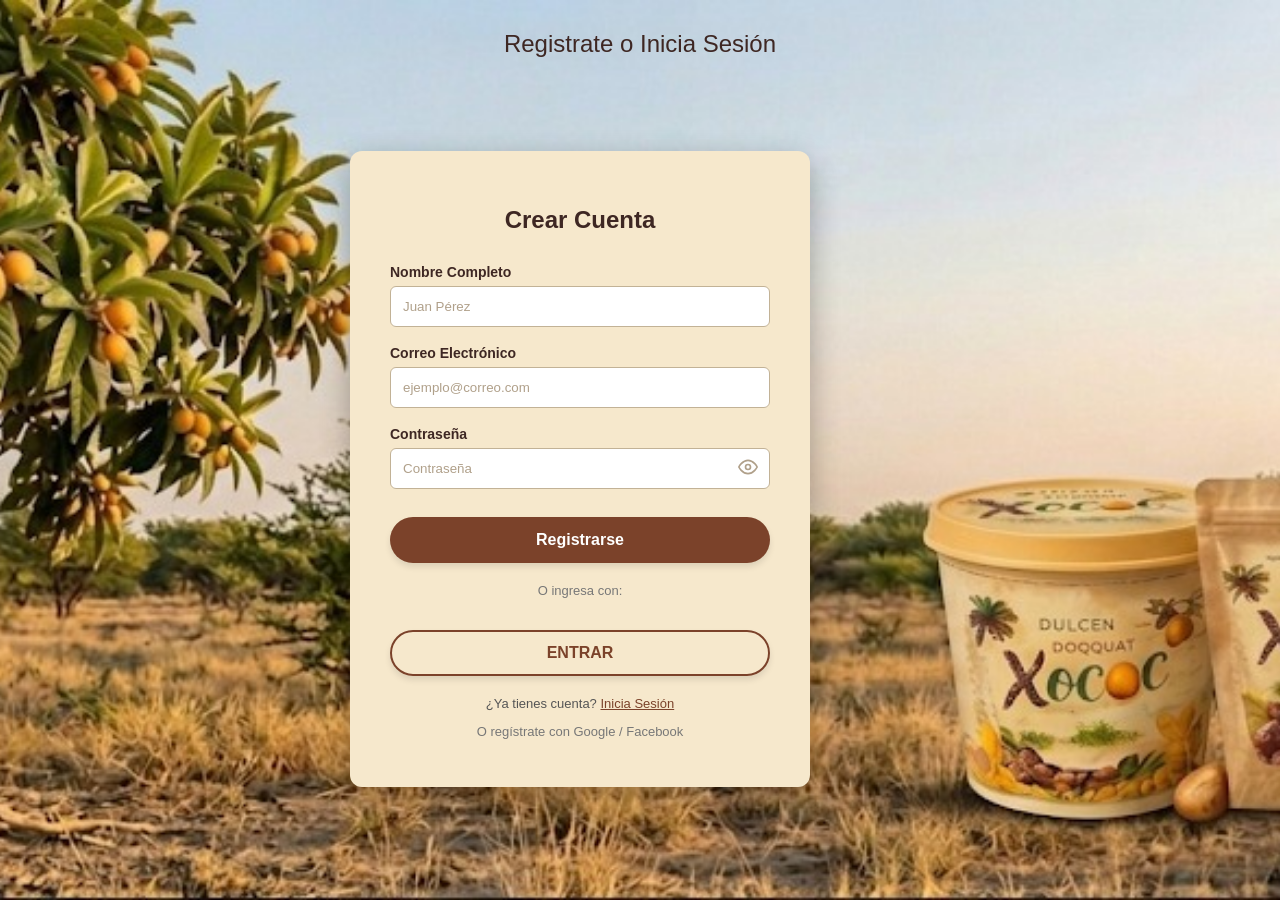
<file: index.html>
<!DOCTYPE html>
<html lang="es">
<head>
    <meta charset="UTF-8">
    <title>Xococ - Crear Cuenta e Iniciar Sesión</title>
    <meta name="viewport" content="width=device-width, initial-scale=1.0">
    <link rel="stylesheet" href="estilo.css">
</head>
<body>

    <div class="background-container">

        <header class="page-header">
            <h1 class="header-text">Registrate o Inicia Sesión</h1>
        </header>

        <div class="content-wrapper">
            
            <section class="login-card">
                <h2>Crear Cuenta</h2>
                
                <form>
                    <div class="input-group">
                        <label>Nombre Completo</label>
                        <input type="text" placeholder="Juan Pérez">
                    </div>

                    <div class="input-group">
                        <label>Correo Electrónico</label>
                        <input type="email" placeholder="ejemplo@correo.com">
                    </div>

                    <div class="input-group password-group">
                        <label>Contraseña</label>
                        <input type="password" placeholder="Contraseña">
                        <span class="password-toggle">
                            <svg xmlns="http://www.w3.org/2000/svg" width="20" height="20" viewBox="0 0 24 24" fill="none" stroke="currentColor" stroke-width="2" stroke-linecap="round" stroke-linejoin="round"><path d="M1 12s4-8 11-8 11 8 11 8-4 8-11 8-11-8-11-8z"></path><circle cx="12" cy="12" r="3"></circle></svg>
                        </span>
                    </div>

                    <button type="submit" class="btn-register">Registrarse</button>
                    
                    <p class="divider">O ingresa con:</p>
                    
                    <button type="button" id="btnEntrar" class="btn-login">ENTRAR</button>
                    
                    <div class="form-footer-links">
                        <p class="account-check">¿Ya tienes cuenta? <a href="#">Inicia Sesión</a></p>
                        <p class="social-login">O regístrate con Google / Facebook</p>
                    </div>
                </form>
            </section>

            <div class="spacer-right"></div>
            
        </div>

    </div>
<script>
    // Localizamos el botón por su ID
    const botonEntrar = document.getElementById('btnEntrar');

    // Agregamos la acción de clic
    botonEntrar.addEventListener('click', function() {
        // Esta línea es la que hace el enlace. 
        // Cámbiala por el nombre exacto de tu archivo principal (ej: principal.html)
        window.location.href = 'principal.html'; 
    });
</script>
</body>
</html>
</file>
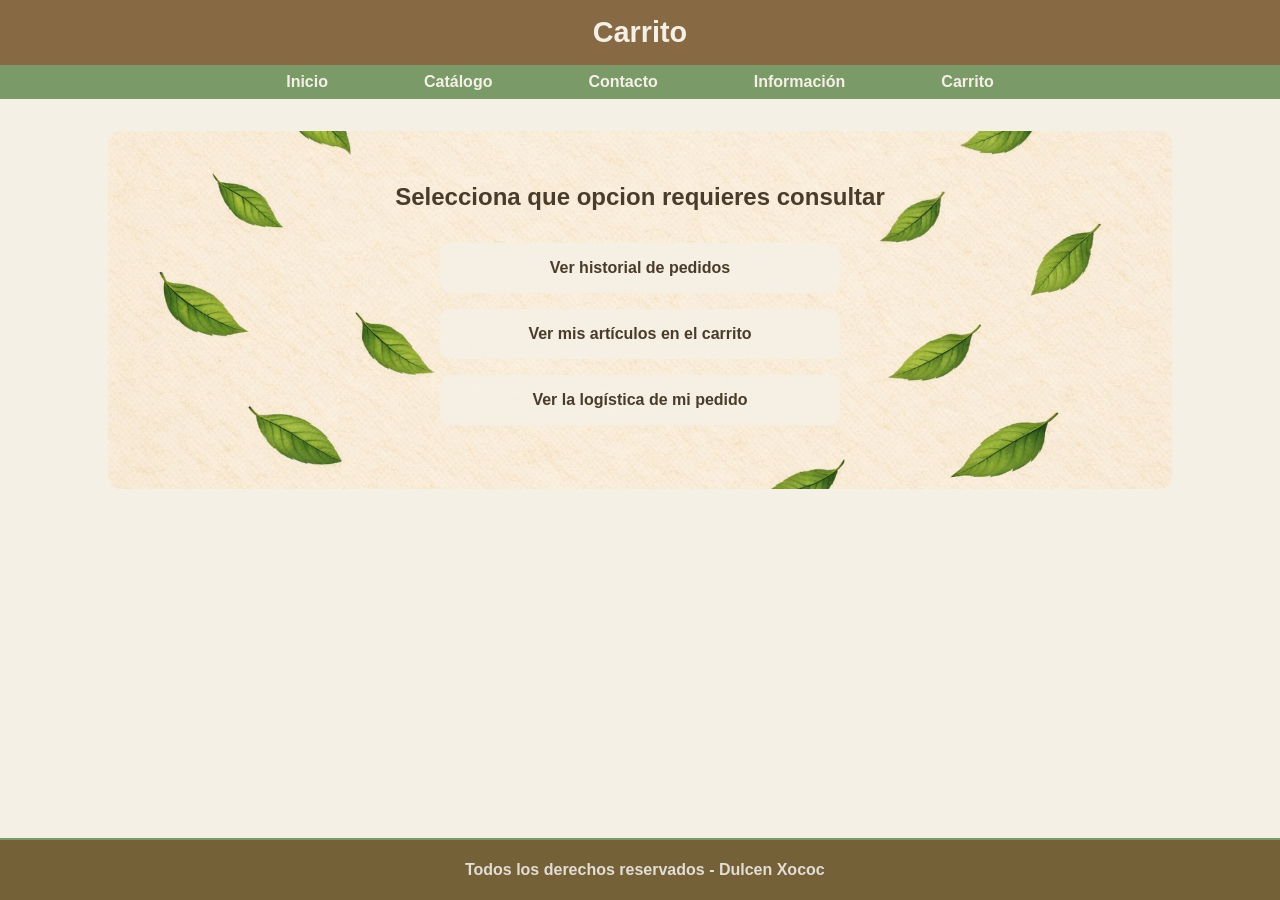
<file: carrito.html>
<!DOCTYPE html>
<html lang="es">
<head>
  <meta charset="UTF-8">
  <title>Carrito - Dulcen Xococ</title>
  <meta name="viewport" content="width=device-width, initial-scale=1.0">
  <link rel="stylesheet" href="estilosGen.css">
  <link rel="stylesheet" href="estiloscar.css">
</head>
<body>
  <header>
    <h1>Carrito</h1>
  </header>

  <nav>
    <ul>
      <li><a href="principal.html">Inicio</a></li>
      <li><a href="catalogo.html">Catálogo</a></li>
      <li><a href="contacto.html">Contacto</a></li>
      <li><a href="informacion.html">Información</a></li>
      <li><a href="carrito.html">Carrito</a></li>
    </ul>
  </nav>

  <main class="carrito">
    <h2>Selecciona que opcion requieres consultar</h2>
    <div class="opciones">
      <a href="historial.html">Ver historial de pedidos</a>
      <a href="micarrito.html">Ver mis artículos en el carrito</a>
      <a href="mipedido.html">Ver la logística de mi pedido</a>
    </div>
  </main>

  <footer>
    <p>Todos los derechos reservados - Dulcen Xococ</p>
  </footer>
</body>
</html>
</file>
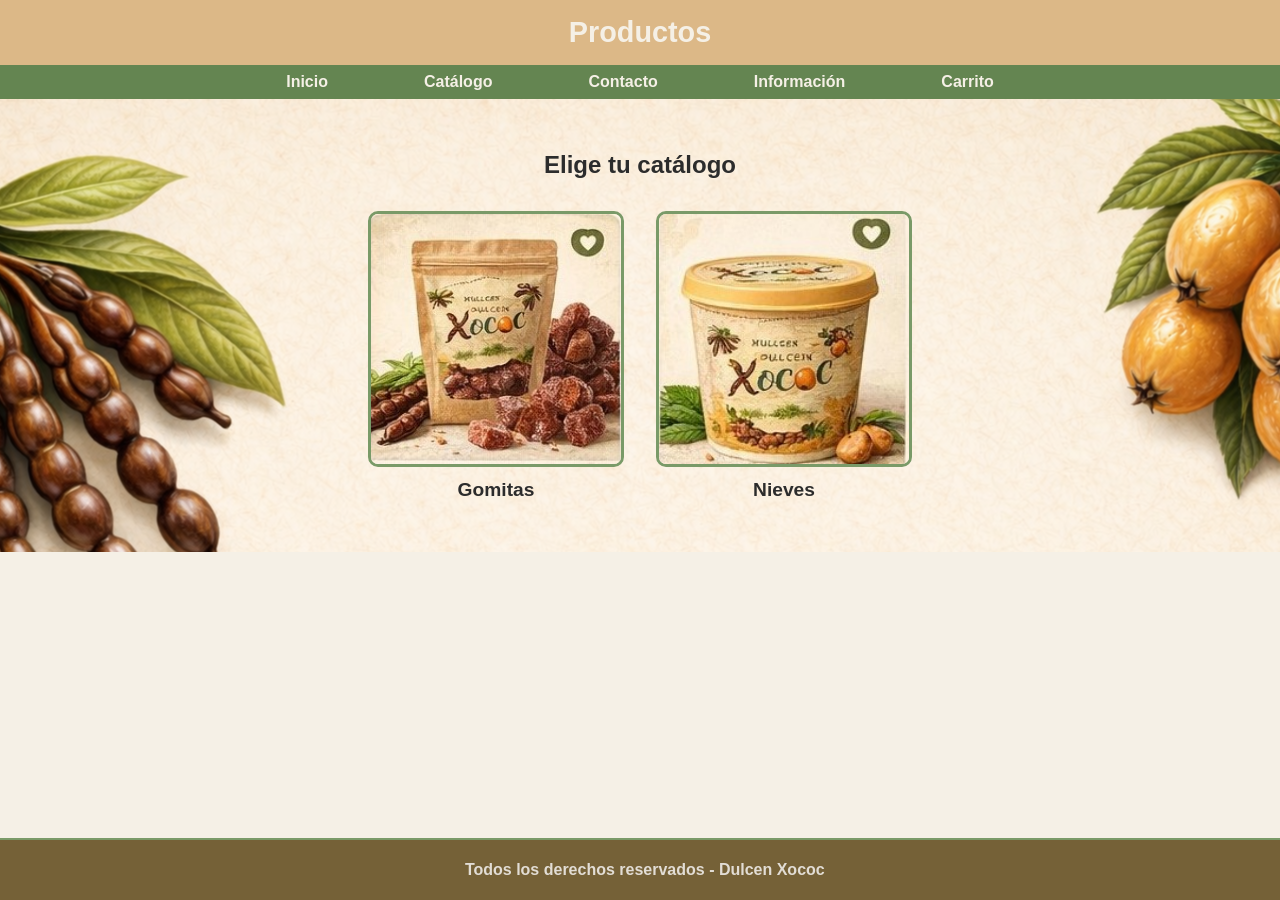
<file: catalogo.html>
<!DOCTYPE html>
<html lang="es">
<head>
  <meta charset="UTF-8">
  <title>Catálogo - Dulcen Xococ</title>
  <meta name="viewport" content="width=device-width, initial-scale=1.0">
  <link rel="stylesheet" href="estilosGen.css">
  <link rel="stylesheet" href="estiloscat.css">
</head>
<body>
  <header>
    <h1>Productos</h1>
  </header>

  <nav>
    <ul>
      <li><a href="principal.html">Inicio</a></li>
      <li><a href="catalogo.html">Catálogo</a></li>
      <li><a href="contacto.html">Contacto</a></li>
      <li><a href="informacion.html">Información</a></li>
      <li><a href="carrito.html">Carrito</a></li>
    </ul>
  </nav>

  <main>
    <h2>Elige tu catálogo</h2>
    <div class="opciones">
      <a href="gomitas.html">
        <img src="imagenes/gomiprueba.jpeg" alt="Catálogo Gomitas">
        <p>Gomitas</p>
      </a>
      <a href="nieves.html">
        <img src="imagenes/nievepruebas.jpeg" alt="Catálogo Nieves">
        <p>Nieves</p>
      </a>
    </div>
  </main>

  <footer>
    <p>Todos los derechos reservados - Dulcen Xococ</p>
  </footer>
</body>
</html>
</file>
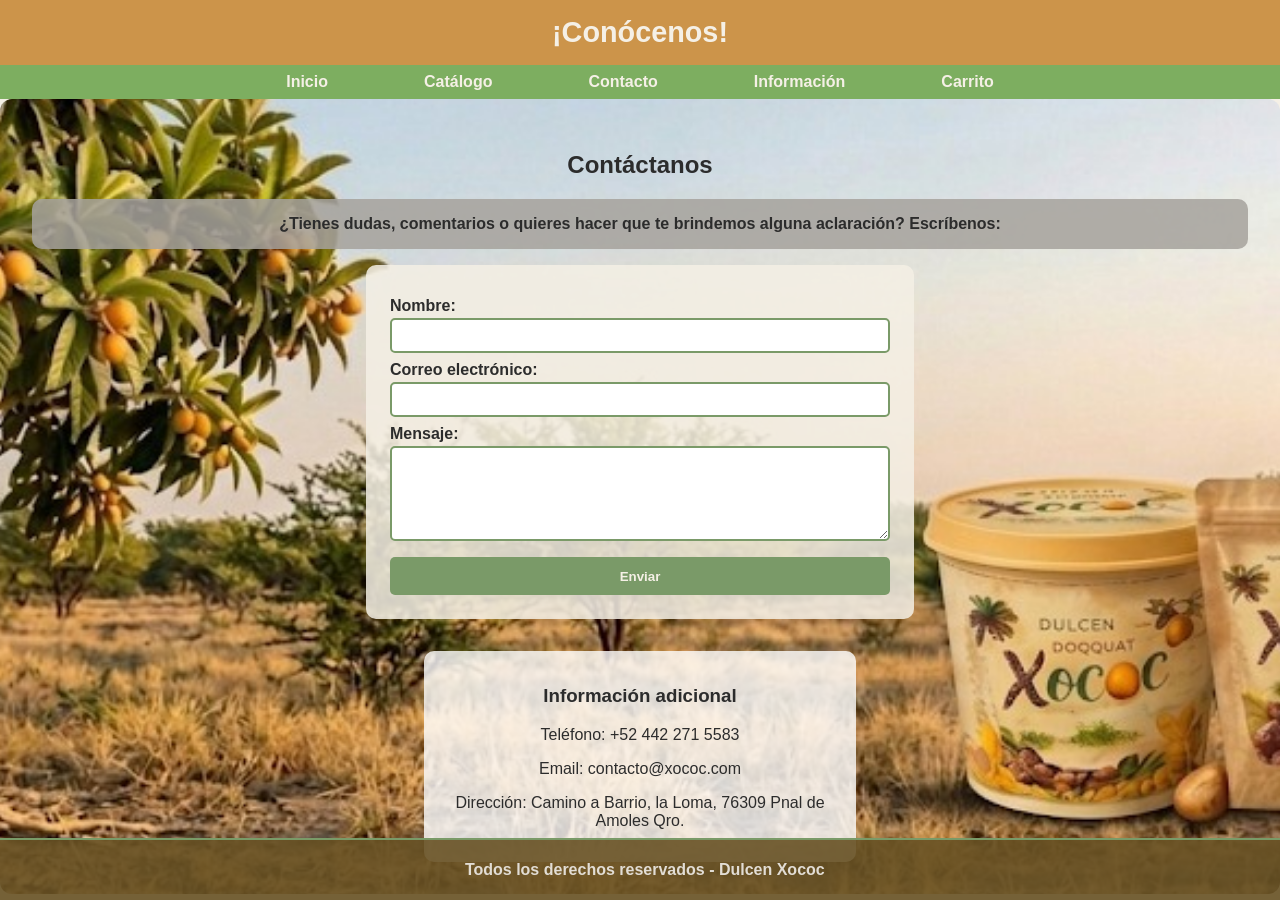
<file: contacto.html>
<!DOCTYPE html>
<html lang="es">
<head>
  <meta charset="UTF-8">
  <title>Contacto - Dulcen Xococ</title>
  <meta name="viewport" content="width=device-width, initial-scale=1.0">
  <link rel="stylesheet" href="estilosGen.css">
  <link rel="stylesheet" href="estiloscott.css">
</head>
<body>
  <header>
    <h1>¡Conócenos!</h1>
  </header>

  <nav>
    <ul>
      <li><a href="principal.html">Inicio</a></li>
      <li><a href="catalogo.html">Catálogo</a></li>
      <li><a href="contacto.html">Contacto</a></li>
      <li><a href="informacion.html">Información</a></li>
      <li><a href="carrito.html">Carrito</a></li>
    </ul>
  </nav>

  <main class="contacto">
    <h2>Contáctanos</h2>
   <p class="mensaje-contacto">
    ¿Tienes dudas, comentarios o quieres hacer que te brindemos alguna aclaración? Escríbenos:
   </p>

    <form action="#" method="post">
      <label for="nombre">Nombre:</label>
      <input type="text" id="nombre" name="nombre" required>

      <label for="email">Correo electrónico:</label>
      <input type="email" id="email" name="email" required>

      <label for="mensaje">Mensaje:</label>
      <textarea id="mensaje" name="mensaje" rows="5" required></textarea>

      <button type="submit">Enviar</button>
    </form>

    <div class="info-extra">
      <h3>Información adicional</h3>
      <p>Teléfono: +52 442 271 5583</p>
      <p>Email: contacto@xococ.com</p>
      <p>Dirección: Camino a Barrio, la Loma, 76309 Pnal de Amoles Qro.</p>
    </div>
  </main>

  <footer>
    <p>Todos los derechos reservados - Dulcen Xococ</p>
  </footer>
</body>
</html>
</file>
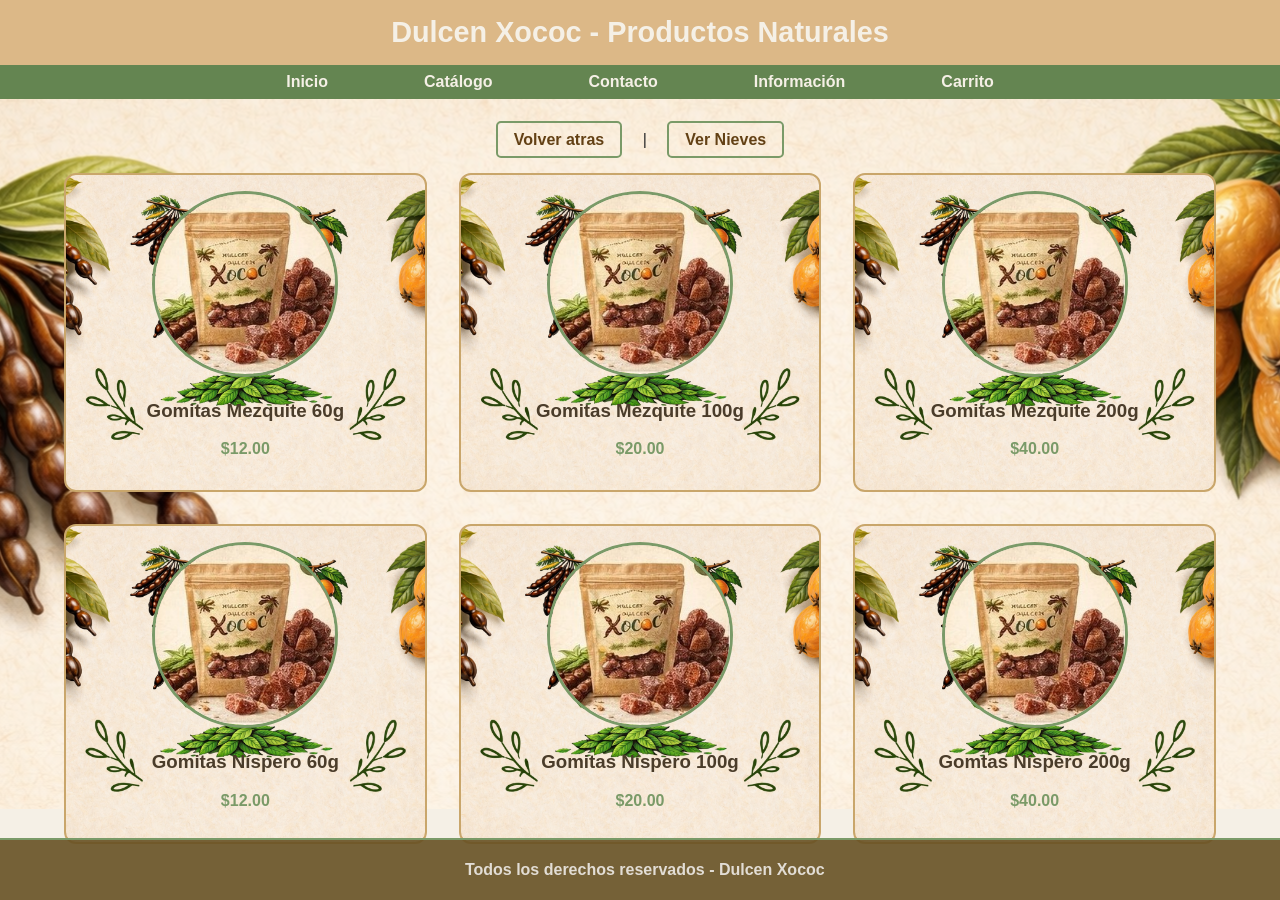
<file: gomitas.html>
<!DOCTYPE html>
<html lang="es">
<head>
  <meta charset="UTF-8">
  <title>Catálogo - Dulcen Xococ</title>
  <meta name="viewport" content="width=device-width, initial-scale=1.0">
  <link rel="stylesheet" href="estilosGen.css">
  <link rel="stylesheet" href="estiloscat.css">
</head>
<body>
  <header>
    <h1>Dulcen Xococ - Productos Naturales</h1>
  </header>

  <nav>
    <ul>
      <li><a href="principal.html">Inicio</a></li>
      <li><a href="catalogo.html">Catálogo</a></li>
      <li><a href="contacto.html">Contacto</a></li>
      <li><a href="informacion.html">Información</a></li>
      <li><a href="carrito.html">Carrito</a></li>
    </ul>
  </nav>

  <main>
    <div class="selector">
      <a href="catalogo.html">Volver atras</a> |
      <a href="nieves.html">Ver Nieves</a>
    </div>

    <section class="grid">
      <div class="producto">
        <img src="imagenes/gomiprueba.jpeg" alt="Gomitas Mezquite 100g">
        <h3>Gomitas Mezquite 60g</h3>
        <p>$12.00</p>
      </div>

      <div class="producto">
        <img src="imagenes/gomiprueba.jpeg" alt="Gomitas Mezquite 250g">
        <h3>Gomitas Mezquite 100g</h3>
        <p>$20.00</p>
      </div>

      <div class="producto">
        <img src="imagenes/gomiprueba.jpeg" alt="Gomitas Mezquite 500ml">
        <h3>Gomitas Mezquite 200g</h3>
        <p>$40.00</p>
      </div>

      <div class="producto">
        <img src="imagenes/gomiprueba.jpeg" alt="Gomitas Níspero 100g">
        <h3>Gomitas Níspero 60g</h3>
        <p>$12.00</p>
      </div>

      <div class="producto">
        <img src="imagenes/gomiprueba.jpeg" alt="Gomitas Níspero 250g">
        <h3>Gomitas Níspero 100g</h3>
        <p>$20.00</p>
      </div>

      <div class="producto">
        <img src="imagenes/gomiprueba.jpeg" alt="Gomitas Níspero 500ml">
        <h3>Gomtas Níspero 200g</h3>
        <p>$40.00</p>
      </div>
    </section>
  </main>

  <footer>
    <p>Todos los derechos reservados - Dulcen Xococ</p>
  </footer>
</body>
</html>
</file>
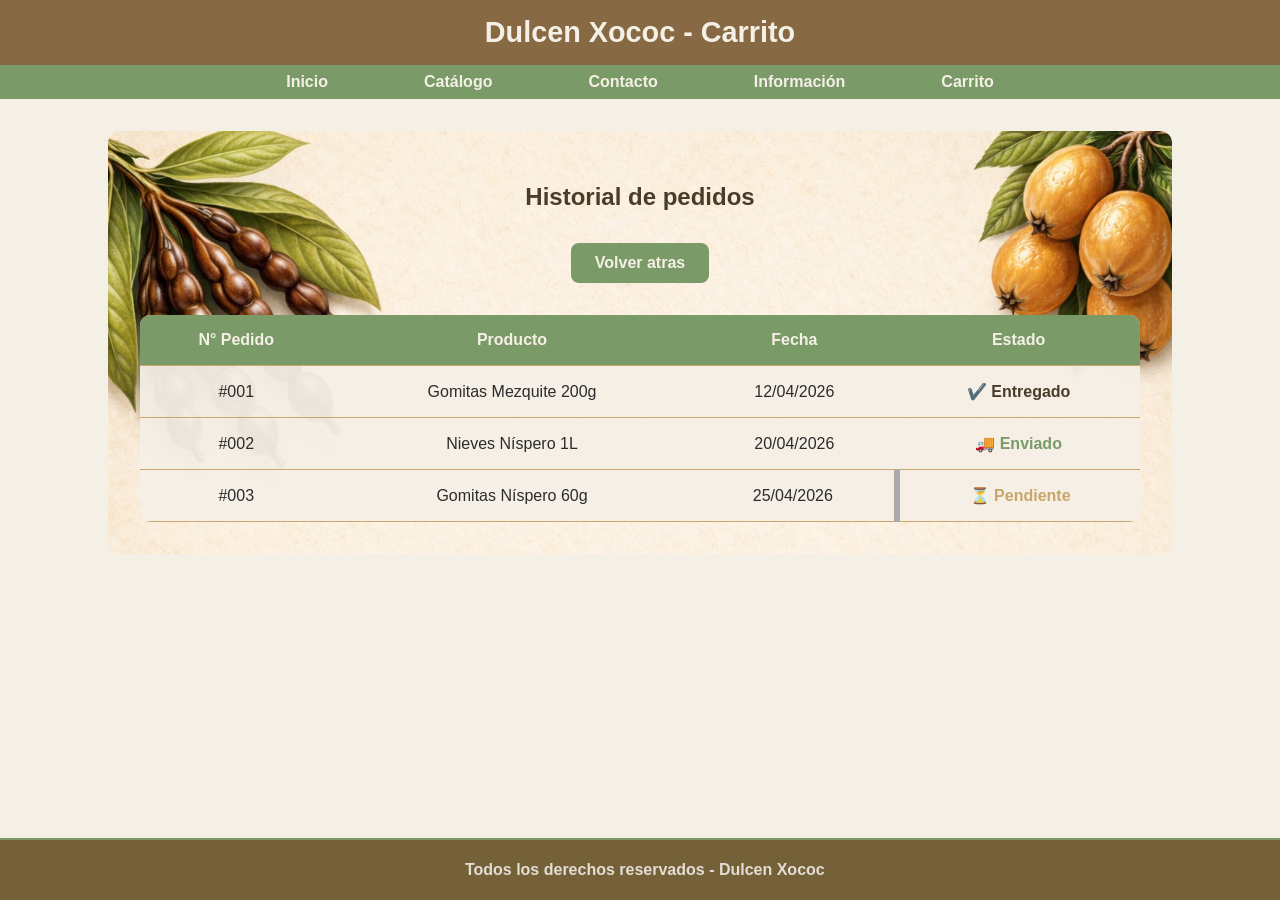
<file: historial.html>
<!DOCTYPE html>
<html lang="es">
<head>
  <meta charset="UTF-8">
  <title>Carrito - Dulcen Xococ</title>
  <meta name="viewport" content="width=device-width, initial-scale=1.0">
  <link rel="stylesheet" href="estilosGen.css">
  <link rel="stylesheet" href="estiloscar.css">
</head>
<body>
  <header>
    <h1>Dulcen Xococ - Carrito</h1>
  </header>

  <nav>
    <ul>
      <li><a href="principal.html">Inicio</a></li>
      <li><a href="catalogo.html">Catálogo</a></li>
      <li><a href="contacto.html">Contacto</a></li>
      <li><a href="informacion.html">Información</a></li>
      <li><a href="carrito.html">Carrito</a></li>
    </ul>
  </nav>

  <main class="historial">
    <h2>Historial de pedidos</h2>

    
    <div class="selector">
      <a href="carrito.html">Volver atras</a>
    </div>


    <table>
      <thead>
        <tr>
          <th>N° Pedido</th>
          <th>Producto</th>
          <th>Fecha</th>
          <th>Estado</th>
        </tr>
      </thead>
      <tbody>
        <tr>
          <td>#001</td>
          <td>Gomitas Mezquite 200g</td>
          <td>12/04/2026</td>
          <td class="entregado">✔️ Entregado</td>
        </tr>
        <tr>
          <td>#002</td>
          <td>Nieves Níspero 1L </td>
          <td>20/04/2026</td>
          <td class="enviado">🚚 Enviado</td>
        </tr>
        <tr>
          <td>#003</td>
          <td>Gomitas Níspero 60g</td>
          <td>25/04/2026</td>
          <td class="pendiente">⏳ Pendiente</td>
        </tr>
      </tbody>
    </table>
  </main>

  <footer>
    <p>Todos los derechos reservados - Dulcen Xococ</p>
  </footer>
</body>
</html>
</file>
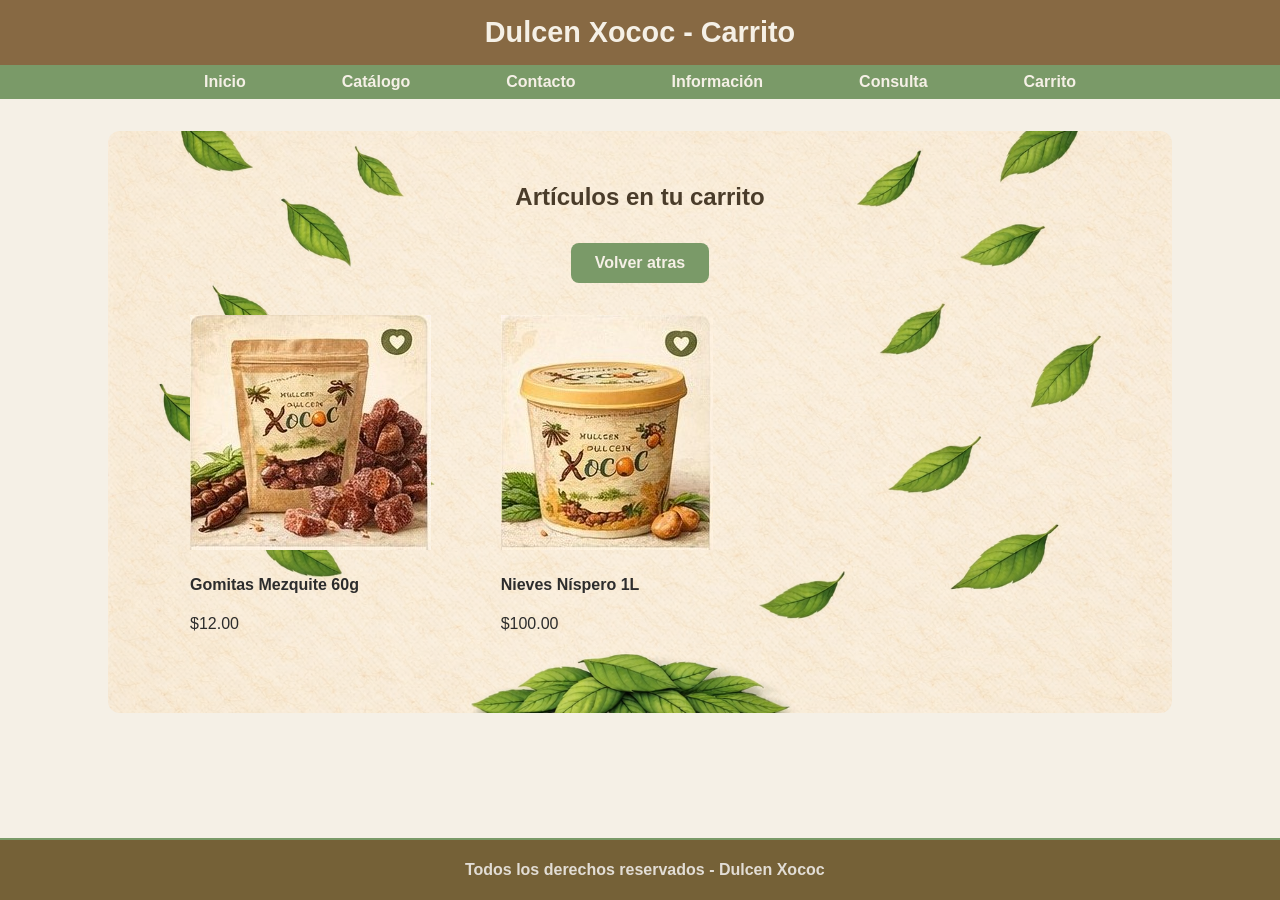
<file: micarrito.html>
<!DOCTYPE html>
<html lang="es">
<head>
  <meta charset="UTF-8">
  <title>Carrito - Dulcen Xococ</title>
  <meta name="viewport" content="width=device-width, initial-scale=1.0">
  <link rel="stylesheet" href="estilosGen.css">
  <link rel="stylesheet" href="estiloscar.css">
</head>
<body>
  <header>
    <h1>Dulcen Xococ - Carrito</h1>
  </header>

  <nav>
    <ul>
      <li><a href="principal.html">Inicio</a></li>
      <li><a href="catalogo.html">Catálogo</a></li>
      <li><a href="contacto.html">Contacto</a></li>
      <li><a href="informacion.html">Información</a></li>
      <li><a href="consulta.html">Consulta</a></li>
      <li><a href="carrito.html">Carrito</a></li>
    </ul>
  </nav>

<main class="articulos">
  <h2>Artículos en tu carrito</h2>

    <div class="selector">
      <a href="carrito.html">Volver atras</a>
    </div>


  <div class="grid">
    <div class="producto">
      <img src="imagenes/gomiprueba.jpeg" alt="Gomitas Mezquite 100g">
      <h4>Gomitas Mezquite 60g</h4>
      <p>$12.00</p>
    </div>
    <div class="producto">
      <img src="imagenes/nievepruebas.jpeg" alt="Nieves Níspero 500ml">
      <h4>Nieves Níspero 1L</h4>
      <p>$100.00</p>
    </div>
  </div>
</main>

  <footer>
    <p>Todos los derechos reservados - Dulcen Xococ</p>
  </footer>
</body>
</html>
</file>
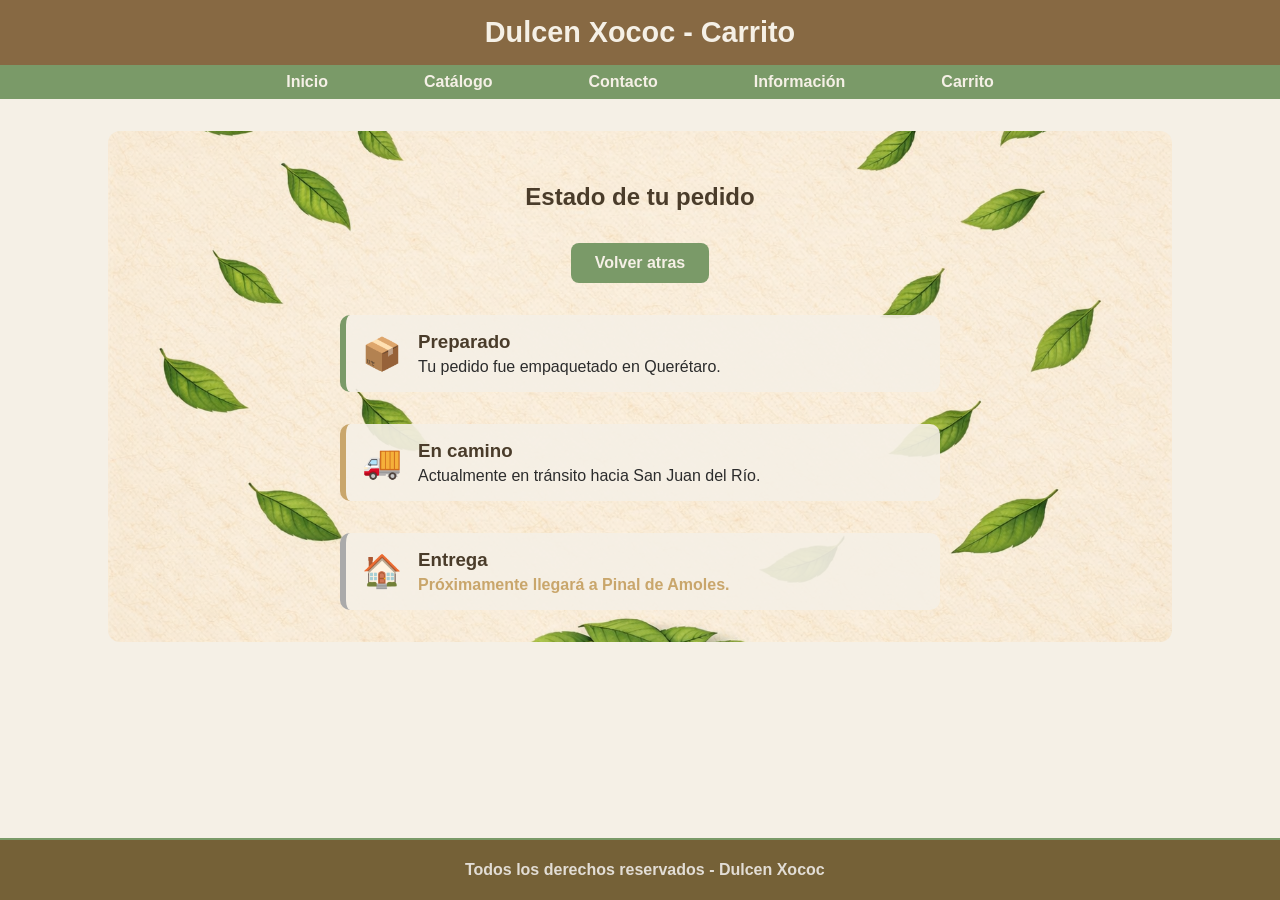
<file: mipedido.html>
<!DOCTYPE html>
<html lang="es">
<head>
  <meta charset="UTF-8">
  <title>Carrito - Dulcen Xococ</title>
  <meta name="viewport" content="width=device-width, initial-scale=1.0">
  <link rel="stylesheet" href="estilosGen.css">
  <link rel="stylesheet" href="estiloscar.css">
</head>
<body>
  <header>
    <h1>Dulcen Xococ - Carrito</h1>
  </header>

  <nav>
    <ul>
      <li><a href="principal.html">Inicio</a></li>
      <li><a href="catalogo.html">Catálogo</a></li>
      <li><a href="contacto.html">Contacto</a></li>
      <li><a href="informacion.html">Información</a></li>
      <li><a href="carrito.html">Carrito</a></li>
    </ul>
  </nav>

 <main class="logistica">
    <h2>Estado de tu pedido</h2>

    <div class="selector">
      <a href="carrito.html">Volver atras</a>
    </div>


    <div class="timeline">
      <div class="evento completado">
        <div class="icono">📦</div>
        <div class="detalle">
          <h3>Preparado</h3>
          <p>Tu pedido fue empaquetado en Querétaro.</p>
        </div>
      </div>

      <div class="evento activo">
        <div class="icono">🚚</div>
        <div class="detalle">
          <h3>En camino</h3>
          <p>Actualmente en tránsito hacia San Juan del Río.</p>
        </div>
      </div>

      <div class="evento pendiente">
        <div class="icono">🏠</div>
        <div class="detalle">
          <h3>Entrega</h3>
          <p>Próximamente llegará a Pinal de Amoles.</p>
        </div>
      </div>
    </div>
  </main>

  <footer>
    <p>Todos los derechos reservados - Dulcen Xococ</p>
  </footer>
</body>
</html>
</file>
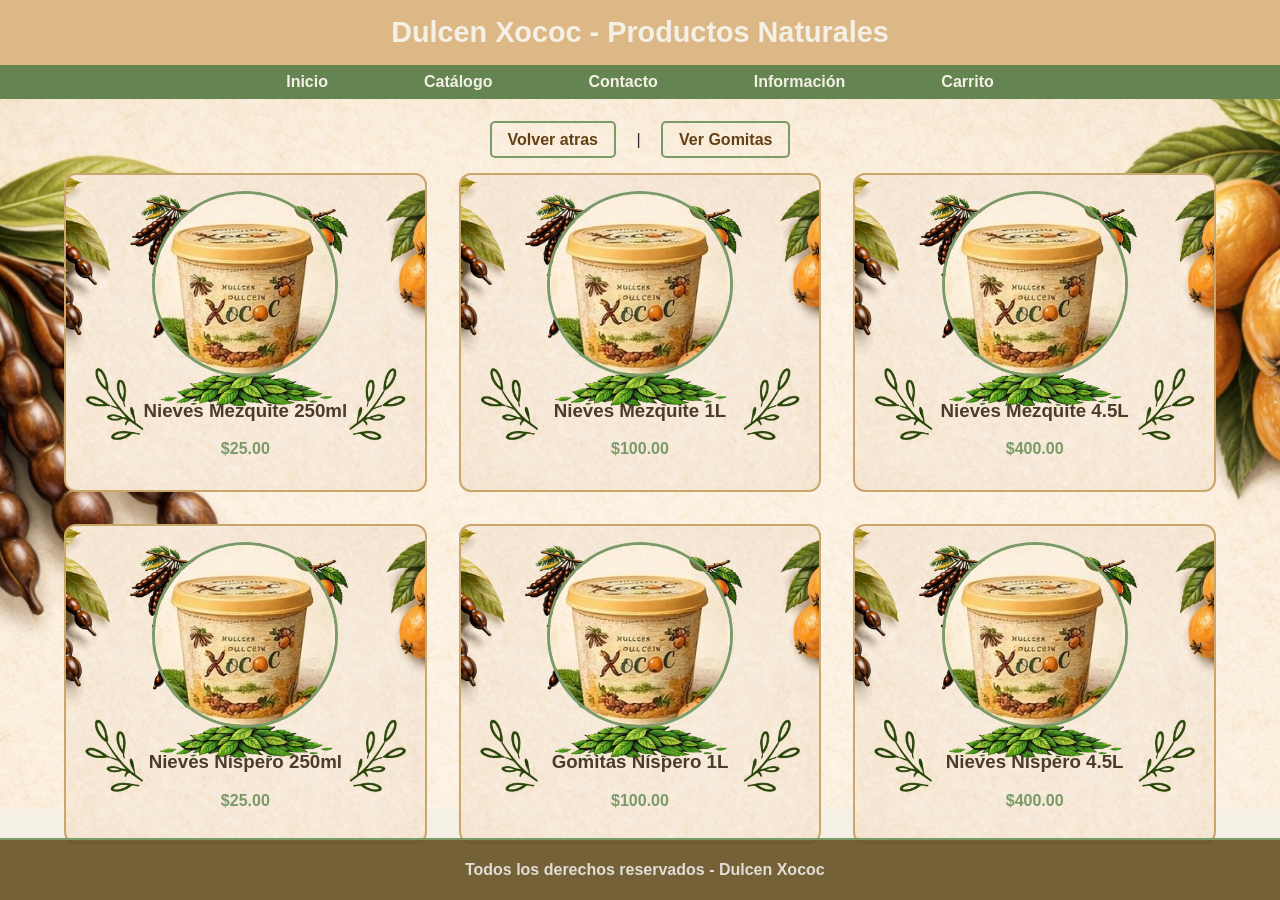
<file: nieves.html>
<!DOCTYPE html>
<html lang="es">
<head>
  <meta charset="UTF-8">
  <title>Catálogo - Dulcen Xococ</title>
  <meta name="viewport" content="width=device-width, initial-scale=1.0">
  <link rel="stylesheet" href="estilosGen.css">
  <link rel="stylesheet" href="estiloscat.css">
</head>
<body>
  <header>
    <h1>Dulcen Xococ - Productos Naturales</h1>
  </header>

  <nav>
    <ul>
      <li><a href="principal.html">Inicio</a></li>
      <li><a href="catalogo.html">Catálogo</a></li>
      <li><a href="contacto.html">Contacto</a></li>
      <li><a href="informacion.html">Información</a></li>
      <li><a href="carrito.html">Carrito</a></li>
    </ul>
  </nav>

  <main>
    <div class="selector">
      <a href="catalogo.html">Volver atras</a> |
      <a href="gomitas.html">Ver Gomitas</a>
    </div>

    <section class="grid">
      <div class="producto">
        <img src="imagenes/nievepruebas.jpeg" alt="Nieve Mezquite 100g">
        <h3>Nieves Mezquite 250ml</h3>
        <p>$25.00</p>
      </div>

      <div class="producto">
        <img src="imagenes/nievepruebas.jpeg" alt="Nieve Mezquite 250g">
        <h3>Nieves Mezquite 1L</h3>
        <p>$100.00</p>
      </div>

      <div class="producto">
        <img src="imagenes/nievepruebas.jpeg" alt="Nieve Mezquite 500ml">
        <h3>Nieves Mezquite 4.5L</h3>
        <p>$400.00</p>
      </div>

      <div class="producto">
        <img src="imagenes/nievepruebas.jpeg" alt="Nieve Níspero 100g">
        <h3>Nieves Níspero 250ml</h3>
        <p>$25.00</p>
      </div>

      <div class="producto">
        <img src="imagenes/nievepruebas.jpeg" alt="Nieve Níspero 250g">
        <h3>Gomitas Níspero 1L</h3>
        <p>$100.00</p>
      </div>

      <div class="producto">
        <img src="imagenes/nievepruebas.jpeg" alt="Nieve Níspero 500ml">
        <h3>Nieves Níspero 4.5L</h3>
        <p>$400.00</p>
      </div>
    </section>
  </main>

  <footer>
    <p>Todos los derechos reservados - Dulcen Xococ</p>
  </footer>
</body>
</html>
</file>
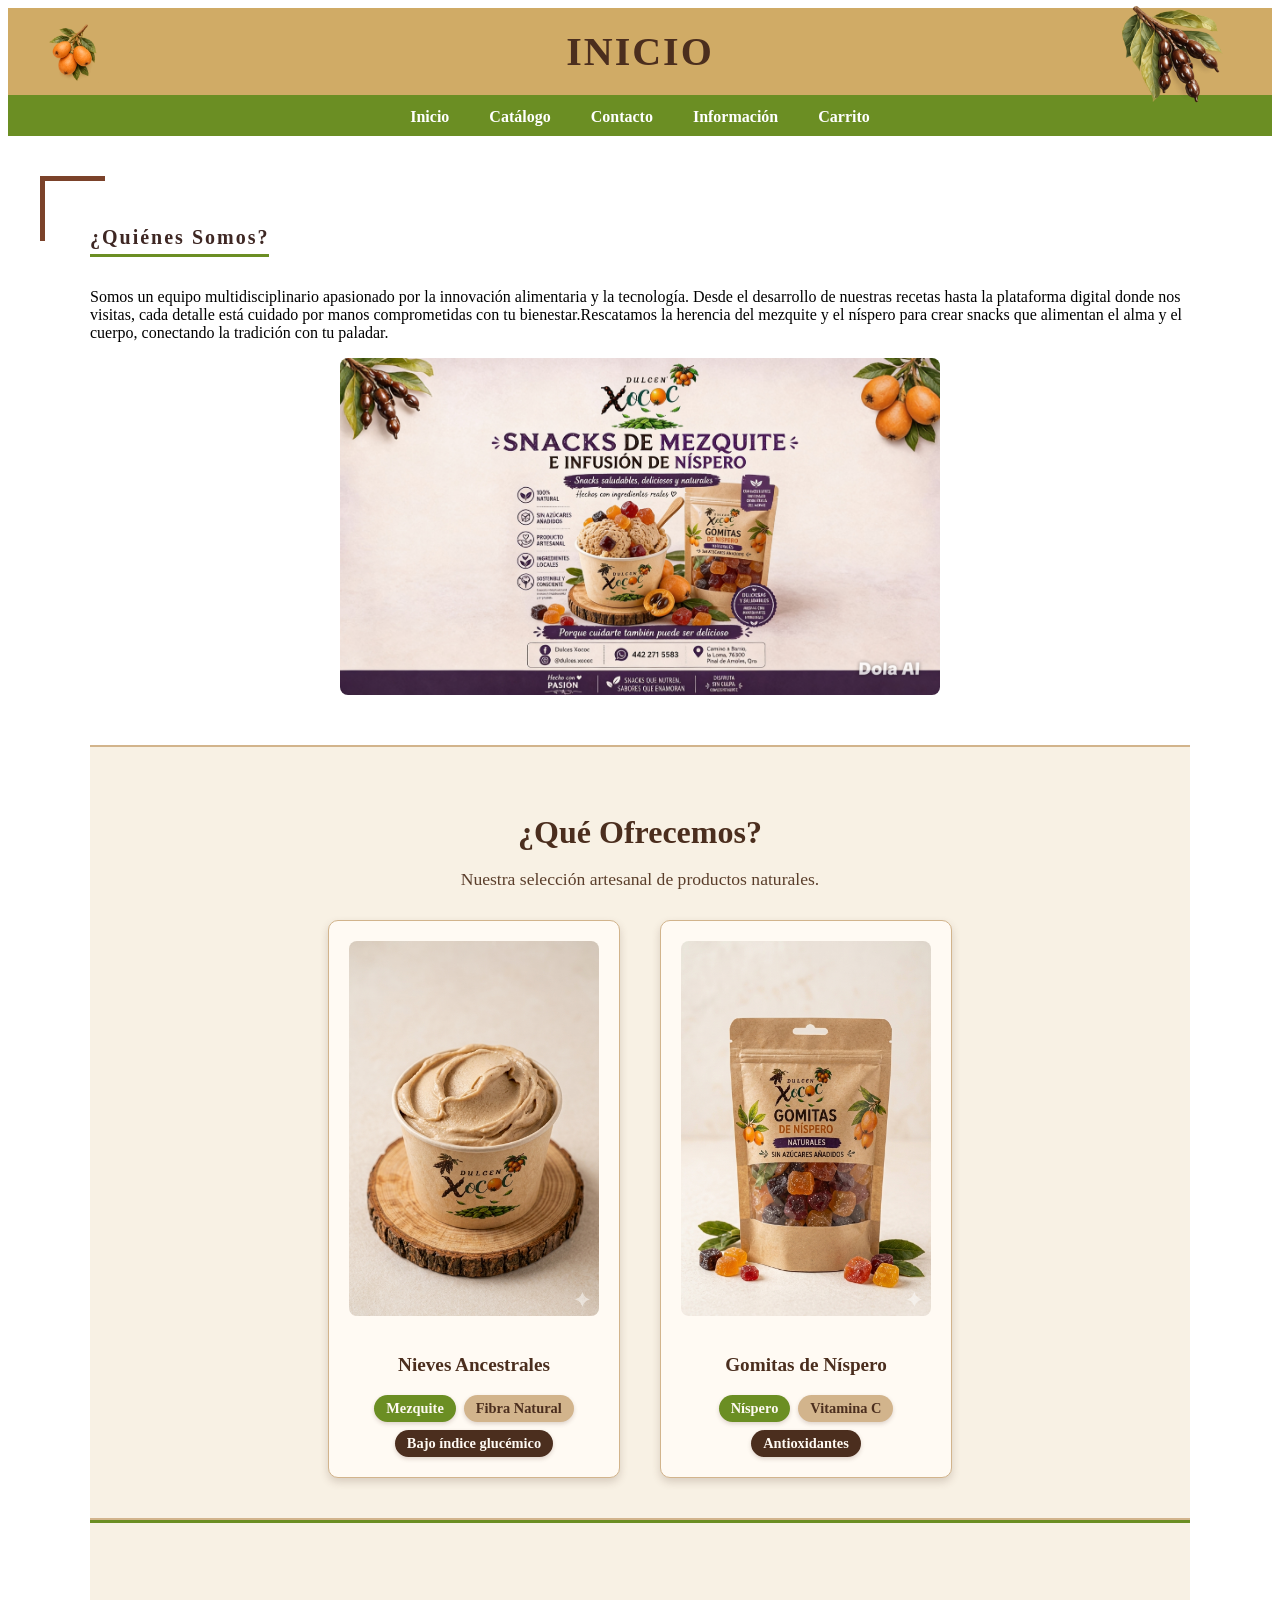
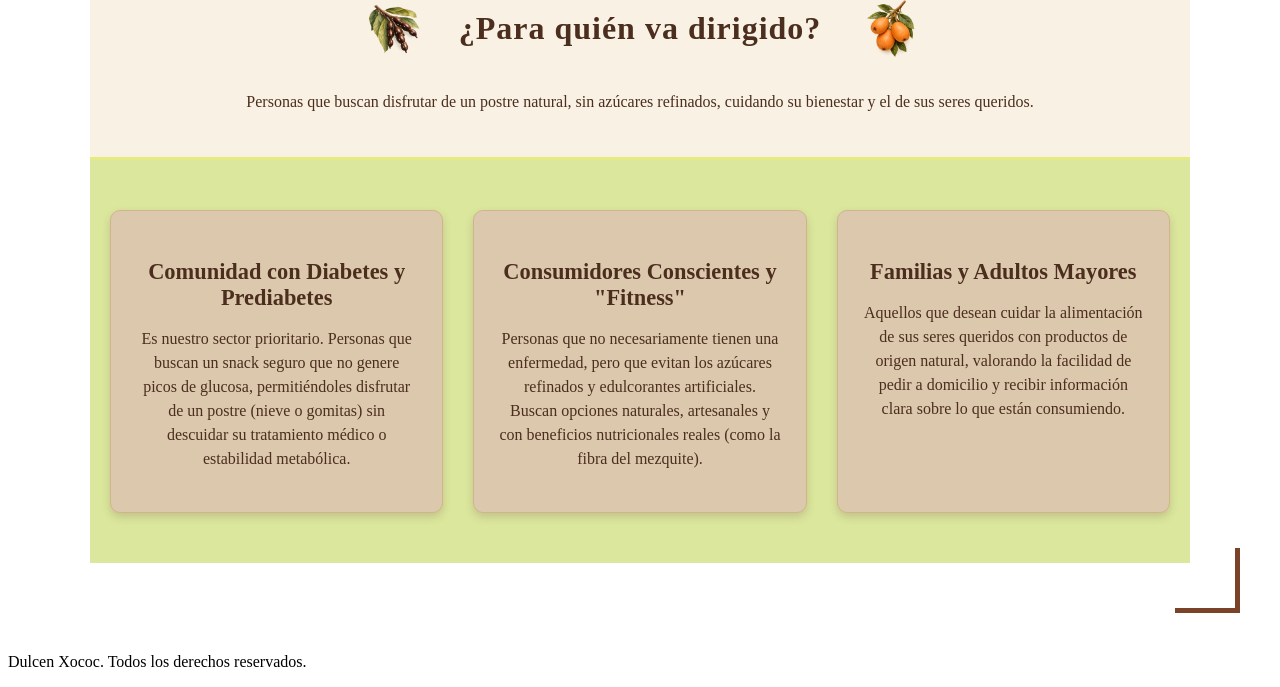
<file: principal.html>
<!DOCTYPE html>
<html lang="es">
<head>
    <meta charset="UTF-8">
    <meta name="viewport" content="width=device-width, initial-scale=1.0">
    <title>Xococ - Inicio</title>
    <link rel="stylesheet" href="estiloP.css">
</head>
<body>
<!-- Encabezado con imagen de níspero  y mesquite-->
 <header class="encabezado-inicio">
  <img src="imagenes/nispero.png" alt="Níspero" class="icono-nispero">
  <h1>INICIO</h1>
  <img src="imagenes/mezquite.png" alt="Mezquite" class="icono-mezquite">
</header>


<nav class="barra-verde">
    <ul>
        <li><a href="principal.html">Inicio</a></li>
        <li><a href="catalogo.html">Catálogo</a></li>
        <li><a href="contacto.html">Contacto</a></li>
        <li><a href="informacion.html">Información</a></li>
        <li><a href="carrito.html">Carrito</a></li>
    </ul>
</nav>

    <main class="main-container">

        <section class="section-block">
            <div class="block-label">¿Quiénes Somos?</div>
            <div class="two-columns">
                <div class="text-side">
                    <p>Somos un equipo multidisciplinario apasionado por la innovación alimentaria y la tecnología. Desde el desarrollo de nuestras recetas hasta la plataforma digital donde nos visitas, cada detalle está cuidado por manos comprometidas con tu bienestar.Rescatamos la herencia del mezquite y el níspero para crear snacks que alimentan el alma y el cuerpo, conectando la tradición con tu paladar.</p>
                </div>
                <div class="image-placeholder-link">
                    <img src="imagenes/Imagen Horizontal.png" alt="Nuestra Historia">
                </div>
            </div>
        </section>

        <!-- Sección artesanal de productos -->
<section class="artesanales">
  <h2>¿Qué Ofrecemos?</h2>
  <p>Nuestra selección artesanal de productos naturales.</p>

  <div class="productos">
    <div class="producto">
      <img src="imagenes/Helado.png" alt="Nieves Ancestrales">
      <h3>Nieves Ancestrales</h3>
      <div class="etiquetas">
        <span class="tag">Mezquite</span>
        <span class="tag">Fibra Natural</span>
        <span class="tag">Bajo índice glucémico</span>
      </div>
    </div>

    <div class="producto">
      <img src="imagenes/gomitas.png" alt="Gomitas de Níspero">
      <h3>Gomitas de Níspero</h3>
      <div class="etiquetas">
        <span class="tag">Níspero</span>
        <span class="tag">Vitamina C</span>
        <span class="tag">Antioxidantes</span>
      </div>
    </div>
  </div>
</section>

<!-- Sección final con tres cuadrados informativos -->
 <!-- Encabezado ilustrado para la sección final -->
<section class="dirigido">
  <div class="encabezado-dirigido">
    <img src="imagenes/mezquite.png" alt="Mezquite" class="icono-izq">
    <h2>¿Para quién va dirigido?</h2>
    <img src="imagenes/nispero.png" alt="Níspero" class="icono-der">
  </div>
  <p>Personas que buscan disfrutar de un postre natural, sin azúcares refinados, cuidando su bienestar y el de sus seres queridos.</p>
</section>

<section class="info-final">
  <div class="cuadro">
    <h3>Comunidad con Diabetes y Prediabetes</h3>
    <p>Es nuestro sector prioritario. Personas que buscan un snack seguro que no genere picos de glucosa, permitiéndoles disfrutar de un postre (nieve o gomitas) sin descuidar su tratamiento médico o estabilidad metabólica.</p>
  </div>

  <div class="cuadro">
    <h3>Consumidores Conscientes y "Fitness"</h3>
    <p>Personas que no necesariamente tienen una enfermedad, pero que evitan los azúcares refinados y edulcorantes artificiales. Buscan opciones naturales, artesanales y con beneficios nutricionales reales (como la fibra del mezquite).</p>
  </div>

  <div class="cuadro">
    <h3>Familias y Adultos Mayores</h3>
    <p>Aquellos que desean cuidar la alimentación de sus seres queridos con productos de origen natural, valorando la facilidad de pedir a domicilio y recibir información clara sobre lo que están consumiendo.</p>
  </div>
</section>

    </main>

    <footer class="footer">
        <p> Dulcen Xococ. Todos los derechos reservados.</p>
    </footer>

</body>
</html>
</file>
<file: estilo.css>
/* --- ESTILOS GENERALES (BASE) --- */
body, html {
    margin: 0;
    padding: 0;
    height: 100%;
    /* Fuente similar a la de tu imagen (Segoe UI) */
    font-family: 'Segoe UI', Tahoma, Geneva, Verdana, sans-serif;
    color: #333;
}

/* --- CONTENEDOR PRINCIPAL CON LA IMAGEN DE FONDO --- */
.background-container {
    /* Carga tu imagen de los árboles y productos completa */
    background-image: url('imagenes/fondoContac.jpeg'); 
    background-size: cover;          /* Hace que la imagen cubra todo */
    background-position: center;     /* Centra el paisaje */
    background-attachment: fixed;    /* El fondo no se mueve al hacer scroll */
    min-height: 100vh;               /* Altura mínima de toda la pantalla */
    display: flex;
    flex-direction: column;          /* Elementos en columna (logo arriba, form abajo) */
}

/* --- ENCABEZADO (LOGO Y TEXTO) --- */
.page-header {
    text-align: center;
    padding: 30px 0;                 /* Espacio arriba y abajo */
}

.main-logo {
    width: 200px;                    /* Ajusta el tamaño de tu logo recortado */
    margin-bottom: 10px;
}

.header-text {
    font-size: 24px;
    color: #3e2723;                  /* Color café muy oscuro */
    font-weight: 400;
    margin: 0;
}

/* --- DISTRIBUCIÓN DEL CONTENIDO (FLEXBOX) --- */
.content-wrapper {
    display: flex;
    justify-content: flex-start;         /* Centra la tarjeta horizontalmente si no hay spacer */
    align-items: center;             /* Centra verticalmente en el espacio disponible */
    flex-grow: 1;                    /* Ocupa el resto del espacio disponible */
    padding: 0 350px;                 /* Espacio lateral */
    margin-bottom: 50px;             /* Espacio abajo para que no pegue a los productos de fondo */
}

/* --- LA TARJETA DE REGISTRO (ESTILO PERGAMINO) --- */
.login-card {
    background-color: #f6e8cc;       /* Color crema suave tipo pergamino */
    padding: 35px 40px;
    border-radius: 12px;             /* Esquinas suaves */
    box-shadow: 0 10px 30px rgba(0,0,0,0.3); /* Sombra suave para dar profundidad */
    width: 380px;                    /* Ancho de la tarjeta */
    text-align: center;
}

.login-card h2 {
    color: #3e2723;                  /* Color café oscuro */
    margin-bottom: 30px;
    font-weight: 600;
}

/* --- ESTILOS DE LOS CAMPOS DE ENTRADA (INPUTS) --- */
.input-group {
    text-align: left;                /* Alinea las etiquetas a la izquierda */
    margin-bottom: 18px;             /* Espacio entre campos */
    position: relative;              /* Para posicionar el ojo de la contraseña */
}

.input-group label {
    display: block;                  /* Texto arriba del cuadro */
    font-size: 14px;
    color: #3e2723;
    font-weight: bold;
    margin-bottom: 6px;
}

.input-group input {
    width: 100%;                     /* Cuadro de texto ocupa todo el ancho */
    padding: 12px;                   /* Grosor del cuadro */
    border: 1px solid #c2b296;       /* Borde café suave */
    border-radius: 6px;              /* Esquinas suavizadas */
    box-sizing: border-box;          /* Para que el padding no ensanche el cuadro */
    font-family: inherit;            /* Usa la misma fuente */
}

.input-group input::placeholder {
    color: #b0a08a;                  /* Color del texto de ayuda */
}

/* Estilo específico para el grupo de contraseña con el ojo */
.password-group input {
    padding-right: 40px;             /* Espacio para el icono de ojo */
}

.password-toggle {
    position: absolute;
    right: 12px;
    bottom: 12px;                    /* Centrado verticalmente */
    color: #b0a08a;
    cursor: pointer;
    display: flex;
    align-items: center;
}

/* --- LOS BOTONES (COLORES TERRNACOTA) --- */
.btn-register, .btn-login {
    width: 100%;                     /* Botón ancho */
    padding: 14px;                   /* Grosor del botón */
    border: none;
    border-radius: 25px;             /* Forma ovalada */
    cursor: pointer;
    font-weight: bold;
    font-size: 16px;
    transition: 0.3s;                /* Efecto suave al pasar el mouse */
    margin-top: 10px;
    box-shadow: 0 4px 6px rgba(0,0,0,0.1); /* Pequeña sombra */
}

/* Botón de Registrarse (Café terracota) */
.btn-register {
    background-color: #7b422a;       /* El color terracota de tu imagen */
    color: white;                    /* Letras blancas */
}

.btn-register:hover {
    background-color: #5d3221;       /* Un poco más oscuro al pasar el mouse */
}

/* Botón de Entrar (Solo borde y transparente) */
.btn-login {
    background-color: transparent;   /* Sin fondo */
    border: 2px solid #7b422a;       /* Solo un borde café */
    color: #7b422a;                  /* Letras color café */
    padding: 12px;                   /* Un poco más fino */
    margin-top: 12px;
}

.btn-login:hover {
    background-color: rgba(123, 66, 42, 0.1); /* Ligero fondo al pasar el mouse */
}

/* Texto de "O ingresa con" */
.divider {
    margin: 20px 0;
    color: #777;
    font-size: 13px;
    position: relative;              /* Para la línea divisoria */
}

/* --- ENLACES DEL PIE DEL FORMULARIO --- */
.form-footer-links {
    margin-top: 20px;
    font-size: 13px;
    color: #555;
}

.form-footer-links a {
    color: #7b422a;                  /* Color terracota */
    text-decoration: underline;      /* Subrayado */
}

.social-login {
    color: #777;
    margin-top: 8px;
}
</file>
<file: estilosGen.css>
/* Estilos que tienen todas las paginas */
body {
  margin: 0;
  font-family: 'Roboto', sans-serif;
  background-color: #f5f0e6;
  color: #2c2c2c;
}

nav ul {
  list-style: none;
  margin: 0;
  padding: 0;
  display: flex;
  justify-content: center;
}

nav ul li {
  margin: 0 1rem;
}

nav ul li a {
  text-decoration: none;
  color: #f5f0e6;
  font-weight: bold;
  padding: 0.5rem 2rem;
  transition: background-color 0.3s;
}

nav ul li a:hover {
  background-color: #c9a66b;
  border-radius: 5px;
}

footer {
  position: fixed;
  bottom: 0;
  left: 0;
  width: 100%;
  background-color: rgba(104, 81, 36, 0.9);
  text-align: center;
  padding: 0.3rem;
  border-top: 2px solid #7a9a68;
  color: #e2ddd5;
  font-weight: bold;
}
</file>
<file: estiloscar.css>
/*  Contenido general */
header {
  background-color: #876943;
  color: #f5f0e6;
  text-align: center;
  padding: 1rem;
}

header h1 {
  margin: 0;
  font-size: 1.8rem;
}

/* el menu de navegacion en todas */
nav {
  background-color: #7a9a68;
  padding: 0.5rem 2rem;
}

.carrito,
.historial,
.articulos,
.logistica {
  padding: 2rem;
  max-width: 1000px;
  margin: 2rem auto;
  border-radius: 12px;
}

/* Centrar los titulos */
.carrito h2,
.historial h2,
.articulos h2,
.logistica h2 {
  text-align: center;
  margin-bottom: 2rem;
  color: #4a3c2a;
}

/* Diseño de boton de regreso */
.selector {
  text-align: center;
  margin-bottom: 2rem;
}

.selector a {
  display: inline-block;
  text-decoration: none;
  background-color: #7a9a68;
  color: #f5f0e6;
  padding: 0.7rem 1.5rem;
  border-radius: 8px;
  font-weight: bold;
  transition: all 0.3s ease;
}

.selector a:hover {
  background-color: #c9a66b;
  transform: translateY(-2px);
}

/* Fondos de cada pagina*/
.carrito {
  background: url("imagenes/micarrito.png") no-repeat center center;
  background-size: cover;
}

.historial {
  background: url("imagenes/fondocat.png") no-repeat center center;
  background-size: cover;
}

.logistica {
  background: url("imagenes/micarrito.png") no-repeat center center;
  background-size: cover;
}

.articulos {
  background: url("imagenes/micarrito.png") no-repeat center center;
  background-size: cover;
}

/* Navegacion dentro de carrito */
.carrito .opciones {
  display: flex;
  flex-direction: column;
  gap: 1rem;
  max-width: 400px;
  margin: 2rem auto;
  text-align: center;
}

.carrito .opciones a {
  text-decoration: none;
  background-color: rgba(245,240,230,0.9);
  padding: 1rem;
  border-radius: 10px;
  color: #4a3c2a;
  font-weight: bold;
  transition: background-color 0.3s ease;
}

.carrito .opciones a:hover {
  background-color: #7a9a68;
  color: #f5f0e6;
}

/* tabla en historial*/
.historial table {
  width: 100%;
  border-collapse: collapse;
  background-color: rgba(245,240,230,0.95);
  border-radius: 10px;
  overflow: hidden;
}

.historial th,
.historial td {
  padding: 1rem;
  text-align: center;
  border-bottom: 1px solid #c9a66b;
}

.historial th {
  background-color: #7a9a68;
  color: #f5f0e6;
}

.historial tr:hover {
  background-color: rgba(201,166,107,0.2);
}

/* colores de estatus */
.entregado {
  color: #4a3c2a;
  font-weight: bold;
}

.enviado {
  color: #7a9a68;
  font-weight: bold;
}

.pendiente {
  color: #c9a66b;
  font-weight: bold;
}

/* Vista de rastreo */
.timeline {
  display: flex;
  flex-direction: column;
  gap: 2rem;
  max-width: 600px;
  margin: 0 auto;
}

.evento {
  display: flex;
  align-items: center;
  background-color: rgba(245,240,230,0.9);
  padding: 1rem;
  border-radius: 10px;
  transition: transform 0.3s;
}

.evento:hover {
  transform: translateX(5px);
}

.icono {
  font-size: 2rem;
  margin-right: 1rem;
}

.detalle h3 {
  margin: 0;
  color: #4a3c2a;
}

.detalle p {
  margin: 0.3rem 0 0;
}
/* Acomodo de los articulos en carrito */
.articulos .grid {
  display: grid;
  grid-template-columns: repeat(3, 1fr);
  gap: 2rem;
  max-width: 900px;
  margin: 2rem auto;
}

/* status */
.completado {
  border-left: 6px solid #7a9a68;
}

.activo {
  border-left: 6px solid #c9a66b;
}

.pendiente {
  border-left: 6px solid #aaa;
}
</file>
<file: estiloscat.css>
/* Main general */
header {
  background-color: #cc944a9b;
  color: #f5f0e6;
  text-align: center;
  padding: 1rem;
}

header h1 {
  margin: 0;
  font-size: 1.8rem;
}

/* el menu de navegacion en todas */
nav {
  background-color: #648551;
  padding: 0.5rem 2rem;
}

main {
  padding: 2rem;
  text-align: center;
  background: url("imagenes/fondocat.png") no-repeat center center;
  background-attachment: fixed;
}

/* menu de opciones dentro del catalogo */
.opciones {
  display: flex;
  justify-content: center;
  gap: 2rem;
  margin-top: 2rem;
}

.opciones a {
  text-decoration: none;
  color: #2c2c2c;
}

.opciones img {
  width: 250px;
  height: 250px;
  object-fit: cover;
  border-radius: 10px;
  border: 3px solid #7a9a68;
  transition: transform 0.3s, border-color 0.3s;
}

.opciones img:hover {
  transform: scale(1.05);
  border-color: #c9a66b;
}

.opciones p {
  margin-top: 0.5rem;
  font-size: 1.2rem;
  font-weight: bold;
}

/* Para el menu dentro nav de gomitas y nieve */
.selector {
  margin-bottom: 1.5rem;
}

.selector a {
  text-decoration: none;
  color: #634115;
  font-weight: bold;
  margin: 0 1rem;
  padding: 0.5rem 1rem;
  border: 2px solid #7a9a68;
  border-radius: 5px;
}

.selector a:hover {
  background-color: #7a9a68;
  color: #f5f0e6;
}

/* vista de los productos */
.grid {
  display: grid;
  grid-template-columns: repeat(3, 1fr);
  gap: 2rem;
  padding: 0 2rem;
}

.producto {
  background: url("imagenes/fondo.png") no-repeat center center;
  background-size: cover;
  border: 2px solid #c9a66b;
  border-radius: 12px;
  padding: 1rem;
  text-align: center;
  transition: transform 0.3s;
}

.producto:hover {
  transform: translateY(-5px);
}

.producto img {
  width: 180px;
  height: 180px;
  object-fit: cover;
  border-radius: 50%;
  border: 3px solid #7a9a68;
}

.producto h3 {
  color: #4a3c2a;
}

.producto p {
  font-weight: bold;
  color: #7a9a68;
}
</file>
<file: estiloscott.css>
header {
  background-color: #cc944a;
  color: #f5f0e6;
  text-align: center;
  padding: 1rem;
}

header h1 {
  margin: 0;
  font-size: 1.8rem;
}

/* el menu de navegacion en todas */
nav {
  background-color: #7dae60;
  padding: 0.5rem 2rem;
}

.contacto {
  padding: 2rem;
  text-align: center;
  background: url("imagenes/fondoContac.jpeg") no-repeat center center;
  background-size: cover;
  background-attachment: fixed;
  border-radius: 12px;
}

.contacto form {
  display: flex;
  flex-direction: column;
  max-width: 500px;
  margin: 0 auto 2rem auto;
  background-color: rgba(245,240,230,0.85);
  padding: 1.5rem;
  border-radius: 10px;
}

.contacto label {
  text-align: left;
  margin: 0.5rem 0 0.2rem;
  font-weight: bold;
}

.contacto input,
.contacto textarea {
  padding: 0.5rem;
  border: 2px solid #7a9a68;
  border-radius: 5px;
}

.contacto button {
  margin-top: 1rem;
  padding: 0.7rem;
  background-color: #7a9a68;
  color: #f5f0e6;
  border: none;
  border-radius: 5px;
  font-weight: bold;
}

.contacto button:hover {
  background-color: #c9a66b;
}

.info-extra {
  background-color: rgba(255,255,255,0.8);
  padding: 1rem;
  border-radius: 10px;
  max-width: 400px;
  margin: 0 auto;
}

.mensaje-contacto {
  font-weight: bold;
  background-color: rgba(166,163,157,0.85);
  padding: 1rem;
  border-radius: 10px;
}
</file>
<file: estiloP.css>
/* --- VARIABLES --- */
:root {
    --terracota: #7b422a;
    --crema-fondo: #bdaa79;
    --verde-xococ: #6b8e23;
    --azul-boceto: #4a75bc;
    --cafe-oscuro: #3e2723;
}

.encabezado-inicio {
  background-color: #d0ab66;
  border-bottom: 3px solid #6b8e23;
  text-align: center;
  padding: 20px 0;
  position: relative;
  font-family: 'Georgia', serif;
  color: #4b2e1e;
}

.encabezado-inicio h1 {
  font-size: 2.5em;
  margin: 0;
  letter-spacing: 2px;
}

.icono-nispero {
  width: 80px;
  height: auto;
  position: absolute;
  left: 20px;
  top: 50%;
  transform: translateY(-50%);
}

.icono-mezquite {
  width: 160px; /* tamaño grande */
  height: auto;
  position: absolute;
  right: 20px;
  top: 50%;
  transform: translateY(-50%);
}
barra-verde a.activo {
  background-color: #4b2e1e;
  border-radius: 5px;
}


/* TITULO INICIO */
.encabezado-titulo {
    text-align: center;
    padding: 30px 0 10px 0;
}
.block-label {
    text-align: center;       /* centra el texto */
    font-weight: bold;
    font-size: 4 em;         /* más grande */
    color: var(--cafe-oscuro);
    margin-bottom: 25px;      /* más espacio debajo */
    letter-spacing: 2px;      /* separación entre letras */
    border-bottom: 3px solid var(--verde-xococ);
display: inline-block;
padding-bottom: 5px;

}




/* BARRA VERDE */
.barra-verde {
    background-color: var(--verde-xococ);
    padding: 10px 0;
}
.barra-verde ul {
    display: flex;
    justify-content: center;
    list-style: none;
    margin: 0; padding: 0;
}
.barra-verde li a {
    color: white;
    text-decoration: none;
    font-weight: bold;
    padding: 0 20px;
    font-size: 16px;
}

/* CONTENEDOR PRINCIPAL */
.main-container {
    max-width: 1100px;
    margin: 40px auto;
    padding: 50px;
    position: relative;
}
.main-container::before, .main-container::after {
    content: '';
    position: absolute;
    width: 60px; height: 60px;
    border: 5px solid var(--terracota);
}
.main-container::before { top: 0; left: 0; border-right: none; border-bottom: none; }
.main-container::after { bottom: 0; right: 0; border-left: none; border-top: none; }

/* BLOQUES */
.section-block {
    margin-bottom: 50px;
}
.block-label {
    font-weight: bold;
    font-size: 20px;
    color: var(--cafe-oscuro);
    margin-bottom: 15px;
}

/* IMAGEN QUIÉNES SOMOS */
.image-placeholder-link {
    max-width: 600px;
    margin: 0 auto;
}
.image-placeholder-link img {
    width: 100%;
    height: auto;
    object-fit: contain;
    display: block;
    border-radius: 8px;
}

/* IMÁGENES REDONDAS */
/* Estilo solo para la sección artesanal */
.artesanales {
  background-color: #f8f1e4;
  text-align: center;
  padding: 40px 20px;
  border-top: 2px solid #d2b48c;
  border-bottom: 2px solid #d2b48c;
  font-family: 'Georgia', serif;
  color: #5a3e2b;
}

.artesanales h2 {
  font-size: 2em;
  margin-bottom: 10px;
  color: #4b2e1e;
}

.artesanales p {
  font-size: 1.1em;
  margin-bottom: 30px;
}

.productos {
  display: flex;
  justify-content: center;
  gap: 40px;
  flex-wrap: wrap;
}

.producto {
  background-color: #fffaf3;
  border: 1px solid #d2b48c;
  border-radius: 10px;
  padding: 20px;
  width: 250px;
  box-shadow: 0 4px 8px rgba(90, 62, 43, 0.2);
  transition: transform 0.3s ease;
}

.producto:hover {
  transform: scale(1.05);
}

.producto img {
  width: 100%;
  border-radius: 8px;
  margin-bottom: 15px;
}

.producto h3 {
  font-size: 1.2em;
  color: #4b2e1e;
}

/* BLOQUE AZUL */
/* Sección final con tres cuadros */
/* Encabezado ilustrado */
.dirigido {
  background-color: #f8f1e4;
  text-align: center;
  padding: 60px 20px 30px;
  font-family: 'Georgia', serif;
  color: #4b2e1e;
  border-top: 3px solid #6b8e23;
}

.encabezado-dirigido {
  display: flex;
  align-items: center;
  justify-content: center;
  gap: 25px;
  margin-bottom: 20px;
}

.encabezado-dirigido h2 {
  font-size: 2em;
  color: #4b2e1e;
  letter-spacing: 1px;
}

.icono-izq, .icono-der {
  width: 80px;
  height: auto;
}

.info-final {
  display: flex;
  justify-content: center;
  align-items: stretch;
  gap: 30px;
  background-color: #dbe79d;
  padding: 50px 20px;
  border-top: 3px solid #e6eb80;
  font-family: 'Georgia', serif;
  color: #4b2e1e;
}

.cuadro {
  background-color: #dcc9ad;
  border: 1px solid #d2b48c;
  border-radius: 10px;
  box-shadow: 0 4px 8px rgba(90, 62, 43, 0.2);
  width: 300px;
  padding: 25px;
  text-align: center;
  transition: transform 0.3s ease, box-shadow 0.3s ease;
}

.cuadro:hover {
  transform: scale(1.05);
  box-shadow: 0 6px 12px rgba(90, 62, 43, 0.3);
}

.cuadro h3 {
  font-size: 1.4em;
  margin-bottom: 15px;
  color: #4b2e1e;
}

.cuadro p {
  font-size: 1em;
  line-height: 1.5;
}
/* Círculos decorativos con texto */
.circulo {
  position: absolute;
  border-radius: 50%;
  width: 120px;
  height: 120px;
  display: flex;
  align-items: center;
  justify-content: center;
  font-family: 'Georgia', serif;
  font-size: 1em;
  font-weight: bold;
  color: #fffaf3;
  z-index: -1; /* detrás del contenido */
  opacity: 0.85; /* transparencia para que no opaquen */
}
/* Etiquetas informativas */
.etiquetas {
  margin-top: 10px;
  display: flex;
  flex-wrap: wrap;
  gap: 8px;
  justify-content: center;
}

.tag {
  background-color: #6b8e23; /* verde artesanal */
  color: #fffaf3;
  padding: 5px 12px;
  border-radius: 20px;
  font-size: 0.9em;
  font-weight: bold;
  box-shadow: 0 2px 4px rgba(90, 62, 43, 0.2);
  transition: transform 0.2s ease;
}

.tag:nth-child(2) {
  background-color: #d2b48c; /* beige */
  color: #4b2e1e;
}

.tag:nth-child(3) {
  background-color: #4b2e1e; /* marrón */
  color: #fffaf3;
}

.tag:hover {
  transform: scale(1.1);
}



/* RESPONSIVIDAD */
@media (max-width: 768px) {
    .image-placeholder-link {
        max-width: 100%;
    }
    .circulo-imagen img {
        width: 90px;
        height: 90px;
    }
}
</file>
